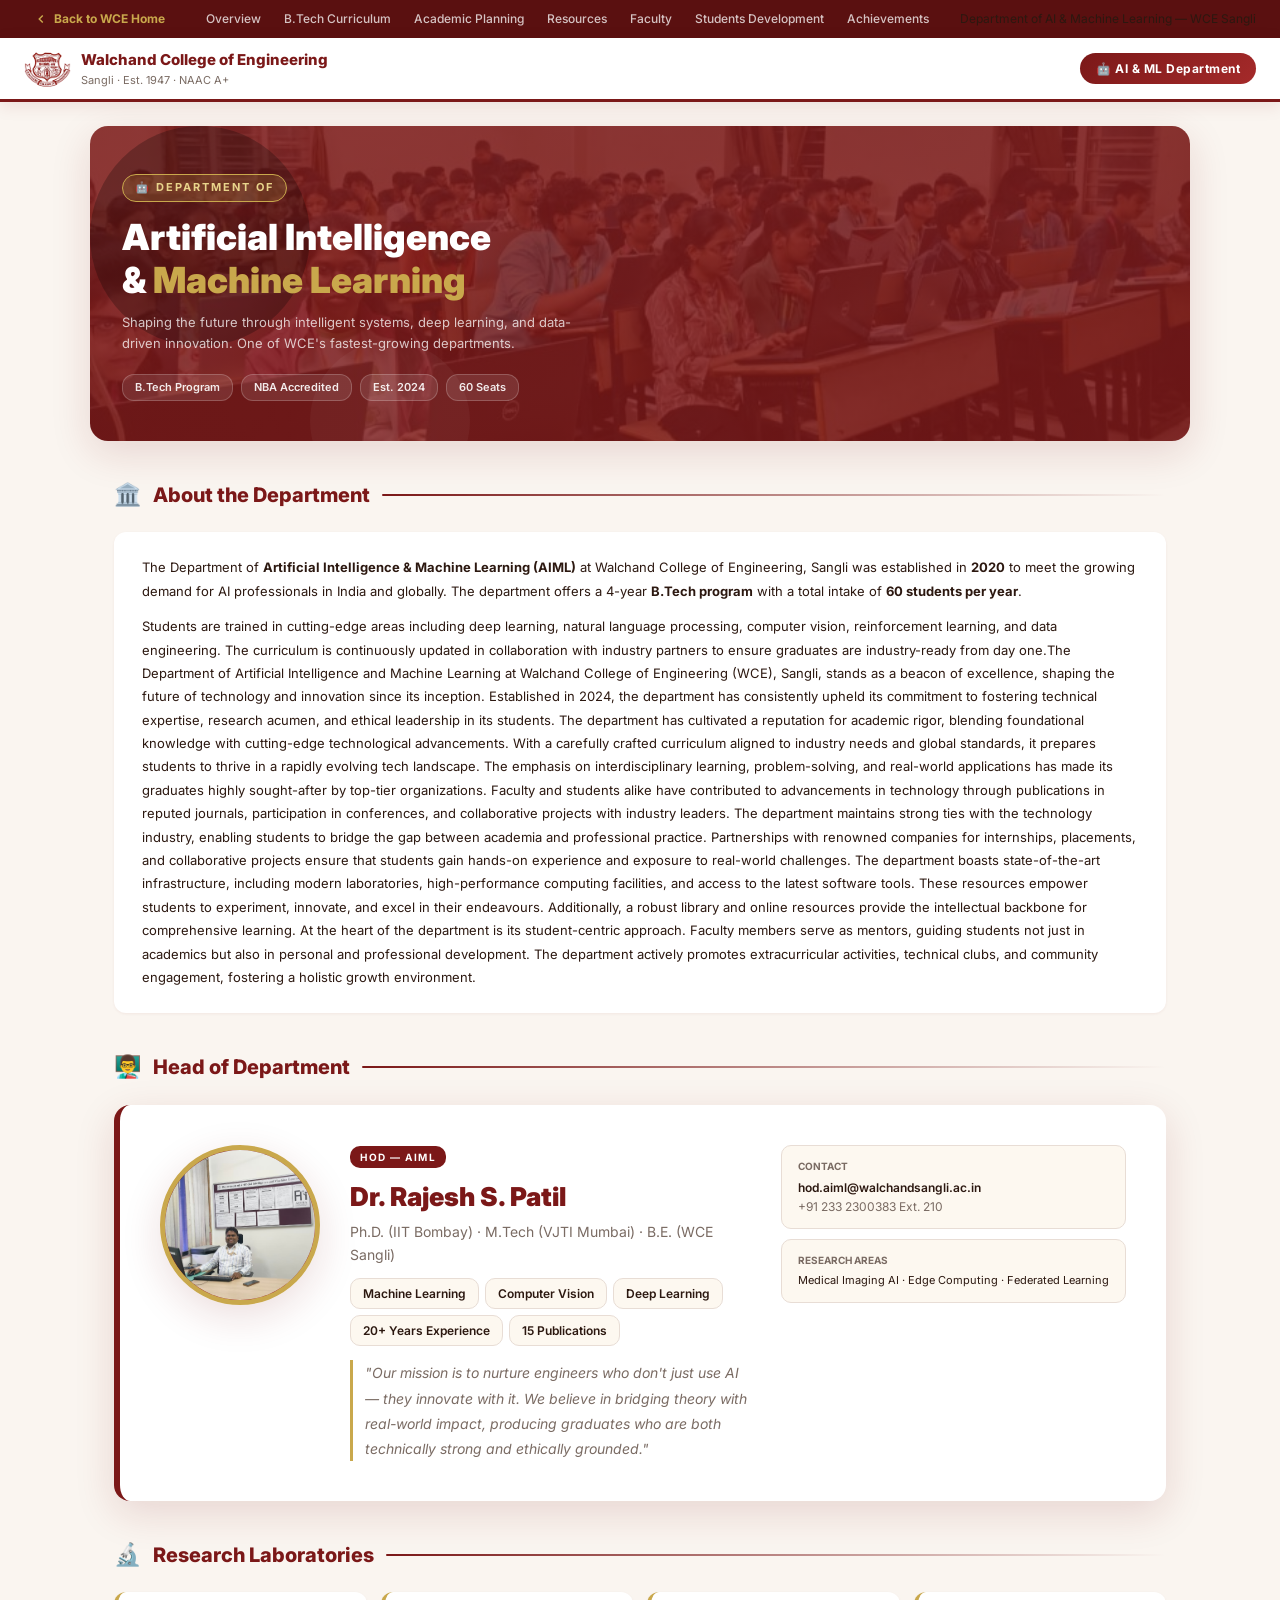
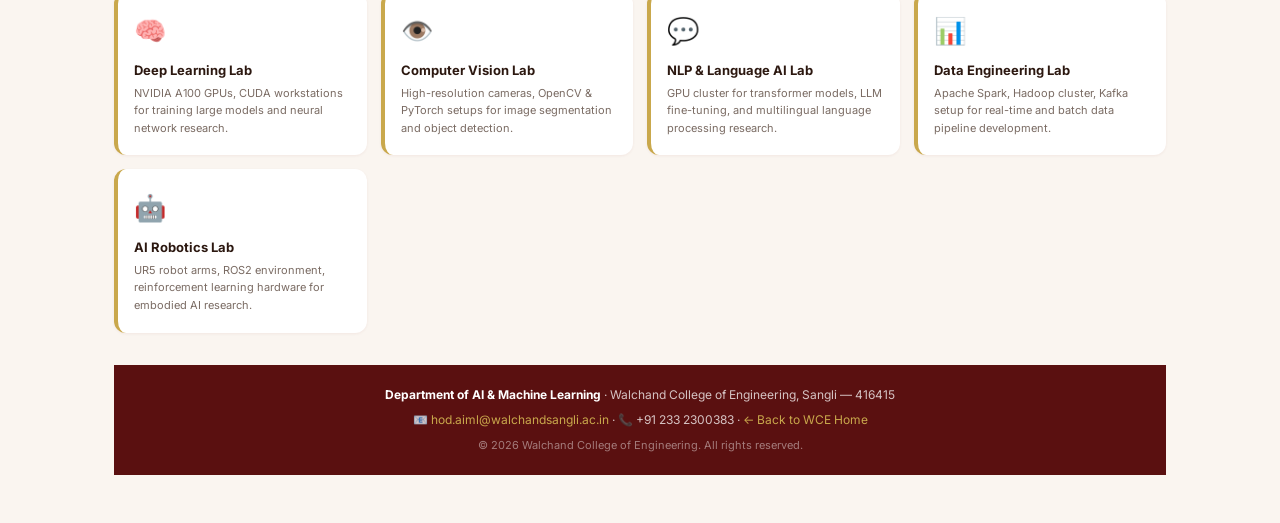
<file: aiml.html>
<!DOCTYPE html>
<html lang="en">
<head>
  <meta charset="UTF-8" />
  <meta name="viewport" content="width=device-width, initial-scale=1.0" />
  <title>AI & Machine Learning — WCE Sangli</title>
  <link rel="preconnect" href="https://fonts.googleapis.com" />
  <link rel="preconnect" href="https://fonts.gstatic.com" crossorigin />
  <link href="https://fonts.googleapis.com/css2?family=Inter:wght@400;500;600;700;800;900&family=Outfit:wght@400;500;600;700;800;900&display=swap" rel="stylesheet" />
  <style>
    *, *::before, *::after { box-sizing: border-box; margin: 0; padding: 0; }
    :root {
      --maroon:      #7B1818;
      --maroon-dark:  #5A1010;
      --maroon-light: #A52A2A;
      --gold:        #C9A84C;
      --gold-light:  #E8D48B;
      --cream:       #FDF8F0;
      --dark:        #1a0a0a;
      --text:        #2c1810;
      --muted:       #7a6b63;
      --border:      #e8ddd5;
      --bg:          #FAF5F0;
      --card:        #ffffff;
      --radius:      12px;
      --shadow-sm: 0 1px 3px rgba(123,24,24,.06);
      --shadow-md: 0 4px 16px rgba(123,24,24,.1);
      --shadow-lg: 0 12px 40px rgba(123,24,24,.14);
    }
    html { scroll-behavior: smooth; }
    body {
      font-family: 'Inter', 'Outfit', system-ui, -apple-system, sans-serif;
      background: var(--bg);
      color: var(--text);
      font-size: 14px;
      line-height: 1.6;
      overflow-x: hidden;
    }

    /* ── TOP BAR ── */
    .top-bar {
      background: var(--maroon-dark);
      padding: 0 24px;
      height: 38px;
      display: flex;
      align-items: center;
      justify-content: space-between;
      font-size: 12px;
    }
    .top-bar a {
      color: rgba(255,255,255,.75);
      text-decoration: none;
      padding: 4px 10px;
      border-radius: 4px;
      transition: all .2s;
      font-weight: 500;
    }
    .top-bar a:hover { color:#fff; background:rgba(255,255,255,.1); }
    .top-bar-left { display:flex; align-items:center; gap:4px; }
    .back-btn {
      display: flex;
      align-items: center;
      gap: 6px;
      color: var(--gold) !important;
      font-weight: 700 !important;
    }

    /* ── NAV ── */
    .nav {
      background: var(--card);
      border-bottom: 3px solid var(--maroon);
      box-shadow: var(--shadow-md);
      padding: 0 24px;
      display: flex;
      align-items: center;
      gap: 16px;
      height: 64px;
      position: sticky;
      top: 0;
      z-index: 100;
    }
    .nav-logo { display:flex; align-items:center; gap:10px; text-decoration:none; }
    .nav-logo img { height: 42px; }
    .nav-logo-text .name { font-size:15px; font-weight:800; color:var(--maroon); display:block; }
    .nav-logo-text .sub { font-size:11px; color:var(--muted); display:block; }
    .nav-sep { flex:1; }
    .dept-badge {
      background: linear-gradient(135deg,var(--maroon),var(--maroon-light));
      color: #fff;
      padding: 6px 16px;
      border-radius: 20px;
      font-size: 12px;
      font-weight: 700;
      letter-spacing: .5px;
    }

    /* ── HERO ── */
    .aiml-hero {
      background: linear-gradient(135deg, var(--maroon-dark) 0%, var(--maroon) 60%, #8B1C1C 100%);
      padding: 48px 32px 40px;
      display: flex;
      flex-wrap: wrap;
      align-items: center;
      gap: 32px;
      max-width: 1100px;
      margin: 24px auto;
      border-radius: 18px;
      box-shadow: var(--shadow-lg);
      position: relative;
      overflow: hidden;
    }
    .aiml-hero::before {
      content: '';
      position: absolute;
      top: -40px; right: -40px;
      width: 220px; height: 220px;
      background: rgba(201,168,76,.1);
      border-radius: 50%;
    }
    .aiml-hero::after {
      content: '';
      position: absolute;
      bottom: -60px; left: 20%;
      width: 160px; height: 160px;
      background: rgba(255,255,255,.04);
      border-radius: 50%;
    }
    .hero-left { flex: 1; min-width: 260px; position:relative; z-index:2; }
    .hero-tag {
      display: inline-block;
      background: rgba(201,168,76,.2);
      border: 1px solid var(--gold);
      color: var(--gold-light);
      font-size: 11px;
      font-weight: 700;
      letter-spacing: 2px;
      padding: 4px 12px;
      border-radius: 20px;
      margin-bottom: 14px;
      text-transform: uppercase;
    }
    .hero-title {
      font-size: clamp(22px, 4vw, 36px);
      font-weight: 900;
      color: #fff;
      line-height: 1.2;
      margin-bottom: 10px;
    }
    .hero-title span { color: var(--gold); }
    .hero-sub {
      color: rgba(255,255,255,.75);
      font-size: 13px;
      margin-bottom: 20px;
      max-width: 480px;
    }
    .hero-pills { display:flex; flex-wrap:wrap; gap:8px; }
    .hero-pill {
      background: rgba(255,255,255,.1);
      border: 1px solid rgba(255,255,255,.2);
      color: rgba(255,255,255,.9);
      font-size: 11px;
      font-weight: 600;
      padding: 4px 12px;
      border-radius: 12px;
    }
    .hero-right {
      display: flex;
      gap: 12px;
      flex-wrap: wrap;
      justify-content: center;
      position: relative;
      z-index: 2;
    }
    .hero-stat-box {
      background: rgba(255,255,255,.08);
      border: 1px solid rgba(255,255,255,.15);
      border-radius: 12px;
      padding: 14px 20px;
      text-align: center;
      min-width: 90px;
      backdrop-filter: blur(6px);
    }
    .hero-stat-box .num { font-size: 22px; font-weight: 900; color: var(--gold); display:block; }
    .hero-stat-box .lbl { font-size: 10px; color: rgba(255,255,255,.65); font-weight: 600; display:block; margin-top:2px; }

    /* ── PAGE WRAPPER ── */
    .page { max-width: 1100px; margin: 0 auto; padding: 0 24px 48px; }

    /* ── SECTION HEADER ── */
    .section-header {
      display: flex;
      align-items: center;
      gap: 12px;
      margin-bottom: 20px;
      margin-top: 36px;
    }
    .section-icon { font-size: 22px; }
    .section-header h2 {
      font-size: 20px;
      font-weight: 800;
      color: var(--maroon);
    }
    .header-line { flex:1; height:2px; background:linear-gradient(90deg,var(--maroon),transparent); border-radius:2px; }

    /* ── HOD CARD ── */
    .hod-card {
      display: flex;
      gap: 24px;
      background: var(--card);
      border-radius: var(--radius);
      box-shadow: var(--shadow-md);
      padding: 28px;
      align-items: flex-start;
      border-left: 5px solid var(--maroon);
      flex-wrap: wrap;
    }
    .hod-avatar {
      width: 110px;
      height: 110px;
      border-radius: 50%;
      background: linear-gradient(135deg, var(--maroon), var(--maroon-light));
      display: flex;
      align-items: center;
      justify-content: center;
      font-size: 42px;
      flex-shrink: 0;
      box-shadow: var(--shadow-md);
      border: 4px solid var(--gold);
    }
    .hod-info { flex:1; min-width: 220px; }
    .hod-tag {
      display: inline-block;
      background: var(--maroon);
      color: #fff;
      font-size: 10px;
      font-weight: 700;
      letter-spacing: 1.5px;
      padding: 3px 10px;
      border-radius: 10px;
      margin-bottom: 8px;
      text-transform: uppercase;
    }
    .hod-name { font-size: 20px; font-weight: 800; color: var(--maroon); margin-bottom: 4px; }
    .hod-degree { font-size: 12px; color: var(--muted); margin-bottom: 12px; }
    .hod-chips { display:flex; flex-wrap:wrap; gap:6px; margin-bottom: 14px; }
    .hod-chip {
      background: var(--cream);
      border: 1px solid var(--border);
      color: var(--text);
      font-size: 11px;
      font-weight: 600;
      padding: 3px 10px;
      border-radius: 10px;
    }
    .hod-quote {
      font-style: italic;
      color: var(--muted);
      font-size: 12px;
      border-left: 3px solid var(--gold);
      padding-left: 12px;
      line-height: 1.6;
    }

    /* ── INFO GRID ── */
    .info-grid {
      display: grid;
      grid-template-columns: repeat(auto-fit, minmax(160px, 1fr));
      gap: 14px;
    }
    .info-tile {
      background: var(--card);
      border-radius: var(--radius);
      padding: 18px 16px;
      box-shadow: var(--shadow-sm);
      border-top: 3px solid var(--maroon);
      text-align: center;
    }
    .info-tile .icon { font-size: 24px; margin-bottom: 8px; }
    .info-tile .val { font-size: 20px; font-weight: 800; color: var(--maroon); display:block; }
    .info-tile .lbl { font-size: 11px; color: var(--muted); font-weight: 600; }

    /* ── CURRICULUM ── */
    .curriculum-grid {
      display: grid;
      grid-template-columns: repeat(auto-fit, minmax(240px, 1fr));
      gap: 14px;
    }
    .sem-card {
      background: var(--card);
      border-radius: var(--radius);
      padding: 16px;
      box-shadow: var(--shadow-sm);
    }
    .sem-title {
      font-size: 12px;
      font-weight: 800;
      color: var(--maroon);
      margin-bottom: 10px;
      text-transform: uppercase;
      letter-spacing: 1px;
      border-bottom: 1px solid var(--border);
      padding-bottom: 6px;
    }
    .sem-subject {
      font-size: 12px;
      padding: 5px 0;
      border-bottom: 1px dashed var(--border);
      color: var(--text);
      display: flex;
      align-items: center;
      gap: 6px;
    }
    .sem-subject:last-child { border-bottom: none; }
    .sem-subject::before { content:'◦'; color:var(--gold); font-size:10px; }

    /* ── FACULTY GRID ── */
    .faculty-grid {
      display: grid;
      grid-template-columns: repeat(auto-fit, minmax(200px, 1fr));
      gap: 14px;
    }
    .faculty-card {
      background: var(--card);
      border-radius: var(--radius);
      padding: 18px 16px;
      box-shadow: var(--shadow-sm);
      text-align: center;
      transition: transform .2s, box-shadow .2s;
    }
    .faculty-card:hover { transform:translateY(-4px); box-shadow: var(--shadow-md); }
    .faculty-avatar {
      width: 60px;
      height: 60px;
      border-radius: 50%;
      background: linear-gradient(135deg, var(--maroon), var(--maroon-light));
      display: flex;
      align-items: center;
      justify-content: center;
      font-size: 22px;
      margin: 0 auto 10px;
      border: 3px solid var(--gold);
    }
    .faculty-name { font-size: 13px; font-weight: 700; color: var(--text); }
    .faculty-role { font-size: 11px; color: var(--muted); margin-top: 3px; }
    .faculty-spec {
      display: inline-block;
      margin-top: 8px;
      background: var(--cream);
      border: 1px solid var(--border);
      color: var(--maroon);
      font-size: 10px;
      font-weight: 600;
      padding: 3px 8px;
      border-radius: 8px;
    }

    /* ── LABS ── */
    .labs-grid {
      display: grid;
      grid-template-columns: repeat(auto-fit, minmax(220px, 1fr));
      gap: 14px;
    }
    .lab-card {
      background: var(--card);
      border-radius: var(--radius);
      padding: 18px 16px;
      box-shadow: var(--shadow-sm);
      border-left: 4px solid var(--gold);
    }
    .lab-icon { font-size: 26px; margin-bottom: 8px; }
    .lab-name { font-size: 13px; font-weight: 700; color: var(--text); margin-bottom: 4px; }
    .lab-desc { font-size: 11px; color: var(--muted); }

    /* ── ACHIEVEMENTS ── */
    .achieve-list { display:flex; flex-direction:column; gap:10px; }
    .achieve-item {
      background: var(--card);
      border-radius: var(--radius);
      padding: 14px 18px;
      box-shadow: var(--shadow-sm);
      display: flex;
      align-items: center;
      gap: 14px;
      border-left: 4px solid var(--maroon);
    }
    .achieve-icon { font-size: 22px; flex-shrink:0; }
    .achieve-text { font-size: 13px; color: var(--text); font-weight: 500; }
    .achieve-year {
      margin-left: auto;
      font-size: 11px;
      font-weight: 700;
      color: var(--maroon);
      background: var(--cream);
      padding: 3px 8px;
      border-radius: 8px;
      flex-shrink: 0;
    }

    /* ── FOOTER ── */
    .footer {
      background: var(--maroon-dark);
      color: rgba(255,255,255,.75);
      text-align: center;
      padding: 20px 24px;
      font-size: 12px;
      margin-top: 32px;
    }
    .footer a { color: var(--gold); text-decoration: none; }
    .footer strong { color: #fff; }

    /* ── RESPONSIVE ── */
    @media (max-width: 600px) {
      .aiml-hero { padding: 28px 20px; }
      .hod-card { padding: 20px; }
      .page { padding: 0 16px 40px; }
    }
  </style>
  <style>
.aiml-hero {
  background:
    linear-gradient(rgba(123,24,24,0.85), rgba(123,24,24,0.85)),
    url("dep.jpeg");

  background-size: cover;
  background-position: center;
  background-repeat: no-repeat;

  padding: 48px 32px 40px;
  display: flex;
  flex-wrap: wrap;
  align-items: center;
  gap: 32px;
  max-width: 1100px;
  margin: 24px auto;
  border-radius: 18px;
  box-shadow: 0 12px 40px rgba(123,24,24,.14);
  position: relative;
  overflow: hidden;
}

/* dark overlay for better text visibility */
.aiml-hero::before {
  content: "";
  position: absolute;
  inset: 0;
  background: rgba(0,0,0,0.25);
  z-index: 1;
}

.hero-left,
.hero-right {
  position: relative;
  z-index: 2;
}
</style>
<style>
.hod-card {
  display: flex;
  gap: 30px;
  background: var(--card);
  border-radius: 16px;
  box-shadow: var(--shadow-lg);
  padding: 40px;              /* ⬅️ BIGGER padding */
  align-items: flex-start;
  border-left: 6px solid var(--maroon);
  flex-wrap: wrap;
}

/* 🔥 BIGGER AVATAR */
.hod-avatar {
  width: 160px;               /* was ~110px */
  height: 160px;
  border-radius: 50%;
  background: linear-gradient(135deg, var(--maroon), var(--maroon-light));
  display: flex;
  align-items: center;
  justify-content: center;
  font-size: 60px;
  flex-shrink: 0;
  box-shadow: var(--shadow-lg);
  border: 5px solid var(--gold);
}

/* IMAGE INSIDE */
.hod-avatar img {
  width: 100%;
  height: 100%;
  border-radius: 50%;
  object-fit: cover;
}

/* TEXT AREA BIGGER */
.hod-name {
  font-size: 26px;   /* bigger name */
  font-weight: 900;
  color: var(--maroon);
}

.hod-degree {
  font-size: 14px;
  color: var(--muted);
}

.hod-quote {
  font-size: 14px;
  line-height: 1.8;
  margin-top: 10px;
}

/* CHIP STYLE BIGGER */
.hod-chip {
  font-size: 12px;
  padding: 5px 12px;
}

/* RIGHT SIDE BOX BIGGER */
.hod-card > div:last-child {
  min-width: 220px;
}
</style>
</head>
<body>

<!-- TOP BAR -->
<div class="top-bar">

  <!-- LEFT SIDE -->
  <div class="top-bar-left">
    <a href="index.html" class="back-btn">
      <svg width="14" height="14" viewBox="0 0 24 24" fill="none" stroke="currentColor" stroke-width="2.5">
        <path d="m15 18-6-6 6-6"/>
      </svg>
      Back to WCE Home
    </a>
  </div>

  <!-- CENTER MENU -->
  <div class="top-bar-menu">

    <a href="#overview">Overview</a>
    <a href="#curriculum">B.Tech Curriculum</a>
    <a href="#planning">Academic Planning</a>
    <a href="#resources">Resources</a>
    <a href="#faculty">Faculty</a>
    <a href="#students">Students Development</a>
    <a href="#achievements">Achievements</a>

  </div>

  <!-- RIGHT SIDE TEXT -->
  <div class="top-bar-right">
    Department of AI &amp; Machine Learning — WCE Sangli
  </div>

</div>
</div>

<!-- NAV -->
<nav class="nav">
  <a href="index.html" class="nav-logo">
    <img src="logo.webp" alt="WCE Logo" />
    <div class="nav-logo-text">
      <span class="name">Walchand College of Engineering</span>
      <span class="sub">Sangli · Est. 1947 · NAAC A+</span>
    </div>
  </a>
  <div class="nav-sep"></div>
  <div class="dept-badge">🤖 AI &amp; ML Department</div>
</nav>

<!-- HERO -->
<div style="padding: 0 24px; max-width:1148px; margin:0 auto;">
<div class="aiml-hero">
  <div class="hero-left">
    <div class="hero-tag">🤖 Department of</div>
    <h1 class="hero-title">Artificial Intelligence<br>&amp; <span>Machine Learning</span></h1>
    <p class="hero-sub">Shaping the future through intelligent systems, deep learning, and data-driven innovation. One of WCE's fastest-growing departments.</p>
    <div class="hero-pills">
      <span class="hero-pill">B.Tech Program</span>
      <span class="hero-pill">NBA Accredited</span>
      <span class="hero-pill">Est. 2024</span>
      <span class="hero-pill">60 Seats</span>
    </div>
  </div>
</div>
</div>
  <!-- </div>
  <div class="hero-right">
    <div class="hero-stat-box"><span class="num">60</span><span class="lbl">Seats</span></div>
    <div class="hero-stat-box"><span class="num">20+</span><span class="lbl">Faculty</span></div>
    <div class="hero-stat-box"><span class="num">₹16 LPA</span><span class="lbl">Avg Package</span></div>
    <div class="hero-stat-box"><span class="num">98%</span><span class="lbl">Placement</span></div>
  </div> -->
</div>
</div>

<!-- MAIN CONTENT -->
<div class="page">

  <!-- ABOUT DEPT -->
  <div class="section-header">
    <div class="section-icon">🏛️</div>
    <h2>About the Department</h2>
    <div class="header-line"></div>
  </div>
  <div style="background:var(--card);border-radius:var(--radius);padding:24px 28px;box-shadow:var(--shadow-sm);margin-bottom:8px;line-height:1.8;font-size:13px;">
    <p style="margin-bottom:12px;">The Department of <strong>Artificial Intelligence &amp; Machine Learning (AIML)</strong> at Walchand College of Engineering, Sangli was established in <strong>2020</strong> to meet the growing demand for AI professionals in India and globally. The department offers a 4-year <strong>B.Tech program</strong> with a total intake of <strong>60 students per year</strong>.</p>
    <p>Students are trained in cutting-edge areas including deep learning, natural language processing, computer vision, reinforcement learning, and data engineering. The curriculum is continuously updated in collaboration with industry partners to ensure graduates are industry-ready from day one.The Department of Artificial Intelligence and Machine Learning at Walchand College of Engineering (WCE), Sangli, stands as a beacon of excellence, shaping the future of technology and innovation since its inception. Established in 2024, the department has consistently upheld its commitment to fostering technical expertise, research acumen, and ethical leadership in its students.

The department has cultivated a reputation for academic rigor, blending foundational knowledge with cutting-edge technological advancements. With a carefully crafted curriculum aligned to industry needs and global standards, it prepares students to thrive in a rapidly evolving tech landscape. The emphasis on interdisciplinary learning, problem-solving, and real-world applications has made its graduates highly sought-after by top-tier organizations.

Faculty and students alike have contributed to advancements in technology through publications in reputed journals, participation in conferences, and collaborative projects with industry leaders.

The department maintains strong ties with the technology industry, enabling students to bridge the gap between academia and professional practice. Partnerships with renowned companies for internships, placements, and collaborative projects ensure that students gain hands-on experience and exposure to real-world challenges.

The department boasts state-of-the-art infrastructure, including modern laboratories, high-performance computing facilities, and access to the latest software tools. These resources empower students to experiment, innovate, and excel in their endeavours. Additionally, a robust library and online resources provide the intellectual backbone for comprehensive learning.

At the heart of the department is its student-centric approach. Faculty members serve as mentors, guiding students not just in academics but also in personal and professional development. The department actively promotes extracurricular activities, technical clubs, and community engagement, fostering a holistic growth environment.

</p>
  </div>

  <!-- HOD SECTION -->
  <div class="section-header">
    <div class="section-icon">👨‍🏫</div>
    <h2>Head of Department</h2>
    <div class="header-line"></div>
  </div>

  <div class="hod-card">

    <!-- CHANGED ONLY THIS PART -->
    <div class="hod-avatar">
      <img src="hod.jpg" alt="HOD Image" style="width:100%;height:100%;border-radius:50%;object-fit:cover;">
    </div>

    <div class="hod-info">
      <div class="hod-tag">HOD — AIML</div>
      <div class="hod-name">Dr. Rajesh S. Patil</div>
      <div class="hod-degree">Ph.D. (IIT Bombay) · M.Tech (VJTI Mumbai) · B.E. (WCE Sangli)</div>

      <div class="hod-chips">
        <span class="hod-chip">Machine Learning</span>
        <span class="hod-chip">Computer Vision</span>
        <span class="hod-chip">Deep Learning</span>
        <span class="hod-chip">20+ Years Experience</span>
        <span class="hod-chip">15 Publications</span>
      </div>

      <div class="hod-quote">
        "Our mission is to nurture engineers who don't just use AI — they innovate with it. We believe in bridging theory with real-world impact, producing graduates who are both technically strong and ethically grounded."
      </div>
    </div>

    <div style="display:flex;flex-direction:column;gap:10px;min-width:180px;">
      <div style="background:var(--cream);border-radius:10px;padding:12px 16px;border:1px solid var(--border);">
        <div style="font-size:10px;color:var(--muted);font-weight:700;margin-bottom:4px;">CONTACT</div>
        <div style="font-size:12px;font-weight:600;">hod.aiml@walchandsangli.ac.in</div>
        <div style="font-size:12px;color:var(--muted);">+91 233 2300383 Ext. 210</div>
      </div>

      <div style="background:var(--cream);border-radius:10px;padding:12px 16px;border:1px solid var(--border);">
        <div style="font-size:10px;color:var(--muted);font-weight:700;margin-bottom:4px;">RESEARCH AREAS</div>
        <div style="font-size:11px;">Medical Imaging AI · Edge Computing · Federated Learning</div>
      </div>
    </div>

  </div>

  <!-- KEY STATS
  <div class="section-header">
    <div class="section-icon">📊</div>
    <h2>Department at a Glance</h2>
    <div class="header-line"></div>
  </div>
  <div class="info-grid">
    <div class="info-tile"><div class="icon">🎓</div><span class="val">60</span><span class="lbl">Annual Intake</span></div>
    <div class="info-tile"><div class="icon">👨‍🏫</div><span class="val">20+</span><span class="lbl">Faculty Members</span></div>
    <div class="info-tile"><div class="icon">💼</div><span class="val">₹16 LPA</span><span class="lbl">Avg CTC</span></div>
    <div class="info-tile"><div class="icon">🏆</div><span class="val">₹42 LPA</span><span class="lbl">Highest CTC</span></div>
    <div class="info-tile"><div class="icon">🔬</div><span class="val">5</span><span class="lbl">Research Labs</span></div>
    <div class="info-tile"><div class="icon">📄</div><span class="val">40+</span><span class="lbl">Publications</span></div>
  </div> -->

  <!-- CURRICULUM -->
  <!-- <div class="section-header">
    <div class="section-icon">📚</div>
    <h2>Curriculum Overview</h2>
    <div class="header-line"></div>
  </div>
  <div class="curriculum-grid">
    <div class="sem-card">
      <div class="sem-title">Year 1 — Foundation</div>
      <div class="sem-subject">Engineering Mathematics I & II</div>
      <div class="sem-subject">Programming in Python</div>
      <div class="sem-subject">Data Structures & Algorithms</div>
      <div class="sem-subject">Physics & Chemistry</div>
      <div class="sem-subject">Engineering Graphics</div>
    </div>
    <div class="sem-card">
      <div class="sem-title">Year 2 — Core AI/ML</div>
      <div class="sem-subject">Machine Learning Fundamentals</div>
      <div class="sem-subject">Probability & Statistics</div>
      <div class="sem-subject">Database Management Systems</div>
      <div class="sem-subject">Linear Algebra for AI</div>
      <div class="sem-subject">Introduction to Neural Networks</div>
    </div>
    <div class="sem-card">
      <div class="sem-title">Year 3 — Advanced Topics</div>
      <div class="sem-subject">Deep Learning & CNNs</div>
      <div class="sem-subject">Natural Language Processing</div>
      <div class="sem-subject">Computer Vision</div>
      <div class="sem-subject">Reinforcement Learning</div>
      <div class="sem-subject">Big Data Analytics</div>
    </div>
    <div class="sem-card">
      <div class="sem-title">Year 4 — Specialization</div>
      <div class="sem-subject">Generative AI & LLMs</div>
      <div class="sem-subject">MLOps & Model Deployment</div>
      <div class="sem-subject">AI Ethics & Governance</div>
      <div class="sem-subject">Capstone Project</div>
      <div class="sem-subject">Industry Internship</div>
    </div>
  </div>

  FACULTY
  <div class="section-header">
    <div class="section-icon">👩‍🏫</div>
    <h2>Our Faculty</h2>
    <div class="header-line"></div>
  </div>
  <div class="faculty-grid">
    <div class="faculty-card">
      <div class="faculty-avatar">👩‍💻</div>
      <div class="faculty-name">Dr. Priya Kulkarni</div>
      <div class="faculty-role">Associate Professor</div>
      <span class="faculty-spec">NLP & Text Mining</span>
    </div>
    <div class="faculty-card">
      <div class="faculty-avatar">👨‍🔬</div>
      <div class="faculty-name">Prof. Anil Deshmukh</div>
      <div class="faculty-role">Assistant Professor</div>
      <span class="faculty-spec">Computer Vision</span>
    </div>
    <div class="faculty-card">
      <div class="faculty-avatar">👩‍🏫</div>
      <div class="faculty-name">Dr. Snehal Kore</div>
      <div class="faculty-role">Associate Professor</div>
      <span class="faculty-spec">Deep Learning</span>
    </div>
    <div class="faculty-card">
      <div class="faculty-avatar">👨‍💼</div>
      <div class="faculty-name">Prof. Mahesh Jadhav</div>
      <div class="faculty-role">Assistant Professor</div>
      <span class="faculty-spec">Reinforcement Learning</span>
    </div>
    <div class="faculty-card">
      <div class="faculty-avatar">👩‍🔬</div>
      <div class="faculty-name">Dr. Manasi Patade</div>
      <div class="faculty-role">Assistant Professor</div>
      <span class="faculty-spec">MLOps & Big Data</span>
    </div>
    <div class="faculty-card">
      <div class="faculty-avatar">👨‍🏫</div>
      <div class="faculty-name">Prof. Suresh Naik</div>
      <div class="faculty-role">Assistant Professor</div>
      <span class="faculty-spec">Statistics & Probability</span>
    </div>
  </div> -->

  <!-- LABS -->
  <div class="section-header">
    <div class="section-icon">🔬</div>
    <h2>Research Laboratories</h2>
    <div class="header-line"></div>
  </div>
  <div class="labs-grid">
    <div class="lab-card">
      <div class="lab-icon">🧠</div>
      <div class="lab-name">Deep Learning Lab</div>
      <div class="lab-desc">NVIDIA A100 GPUs, CUDA workstations for training large models and neural network research.</div>
    </div>
    <div class="lab-card">
      <div class="lab-icon">👁️</div>
      <div class="lab-name">Computer Vision Lab</div>
      <div class="lab-desc">High-resolution cameras, OpenCV & PyTorch setups for image segmentation and object detection.</div>
    </div>
    <div class="lab-card">
      <div class="lab-icon">💬</div>
      <div class="lab-name">NLP & Language AI Lab</div>
      <div class="lab-desc">GPU cluster for transformer models, LLM fine-tuning, and multilingual language processing research.</div>
    </div>
    <div class="lab-card">
      <div class="lab-icon">📊</div>
      <div class="lab-name">Data Engineering Lab</div>
      <div class="lab-desc">Apache Spark, Hadoop cluster, Kafka setup for real-time and batch data pipeline development.</div>
    </div>
    <div class="lab-card">
      <div class="lab-icon">🤖</div>
      <div class="lab-name">AI Robotics Lab</div>
      <div class="lab-desc">UR5 robot arms, ROS2 environment, reinforcement learning hardware for embodied AI research.</div>
    </div>
  </div>

  <!-- ACHIEVEMENTS -->
  <!-- <div class="section-header">
    <div class="section-icon">🏆</div>
    <h2>Achievements & Highlights</h2>
    <div class="header-line"></div>
  </div>
  <div class="achieve-list">
    <div class="achieve-item">
      <div class="achieve-icon">🥇</div>
      <div class="achieve-text">Students won <strong>1st Place</strong> at Smart India Hackathon in AI/Healthcare track</div>
      <div class="achieve-year">2025</div>
    </div>
    <div class="achieve-item">
      <div class="achieve-icon">📄</div>
      <div class="achieve-text">40+ research papers published in IEEE, Springer, and Elsevier journals by faculty &amp; students</div>
      <div class="achieve-year">2024–25</div>
    </div>
    <div class="achieve-item">
      <div class="achieve-icon">💼</div>
      <div class="achieve-text">Batch of 2024 achieved <strong>₹42 LPA highest package</strong> — placed at leading MNC and startup</div>
      <div class="achieve-year">2024</div>
    </div>
    <div class="achieve-item">
      <div class="achieve-icon">🤝</div>
      <div class="achieve-text">MoU signed with <strong>NVIDIA, Persistent Systems, and Infosys</strong> for industry collaboration</div>
      <div class="achieve-year">2024</div>
    </div>
    <div class="achieve-item">
      <div class="achieve-icon">🔬</div>
      <div class="achieve-text">Funded research project on <strong>Medical Imaging AI</strong> worth ₹18 Lakhs from DST-SERB</div>
      <div class="achieve-year">2023</div>
    </div>
    <div class="achieve-item">
      <div class="achieve-icon">🏛️</div>
      <div class="achieve-text">Department received <strong>NBA Accreditation</strong> within 3 years of establishment</div>
      <div class="achieve-year">2023</div>
    </div>
  </div>

</div>/page -->

<!-- FOOTER -->
<footer class="footer">
  <p><strong>Department of AI &amp; Machine Learning</strong> · Walchand College of Engineering, Sangli — 416415</p>
  <p style="margin-top:6px;">📧 <a href="mailto:hod.aiml@walchandsangli.ac.in">hod.aiml@walchandsangli.ac.in</a> · 📞 +91 233 2300383 · <a href="index.html">← Back to WCE Home</a></p>
  <p style="margin-top:8px;font-size:11px;opacity:.6;">© 2026 Walchand College of Engineering. All rights reserved.</p>
</footer>

</body>
</html>
</file>
